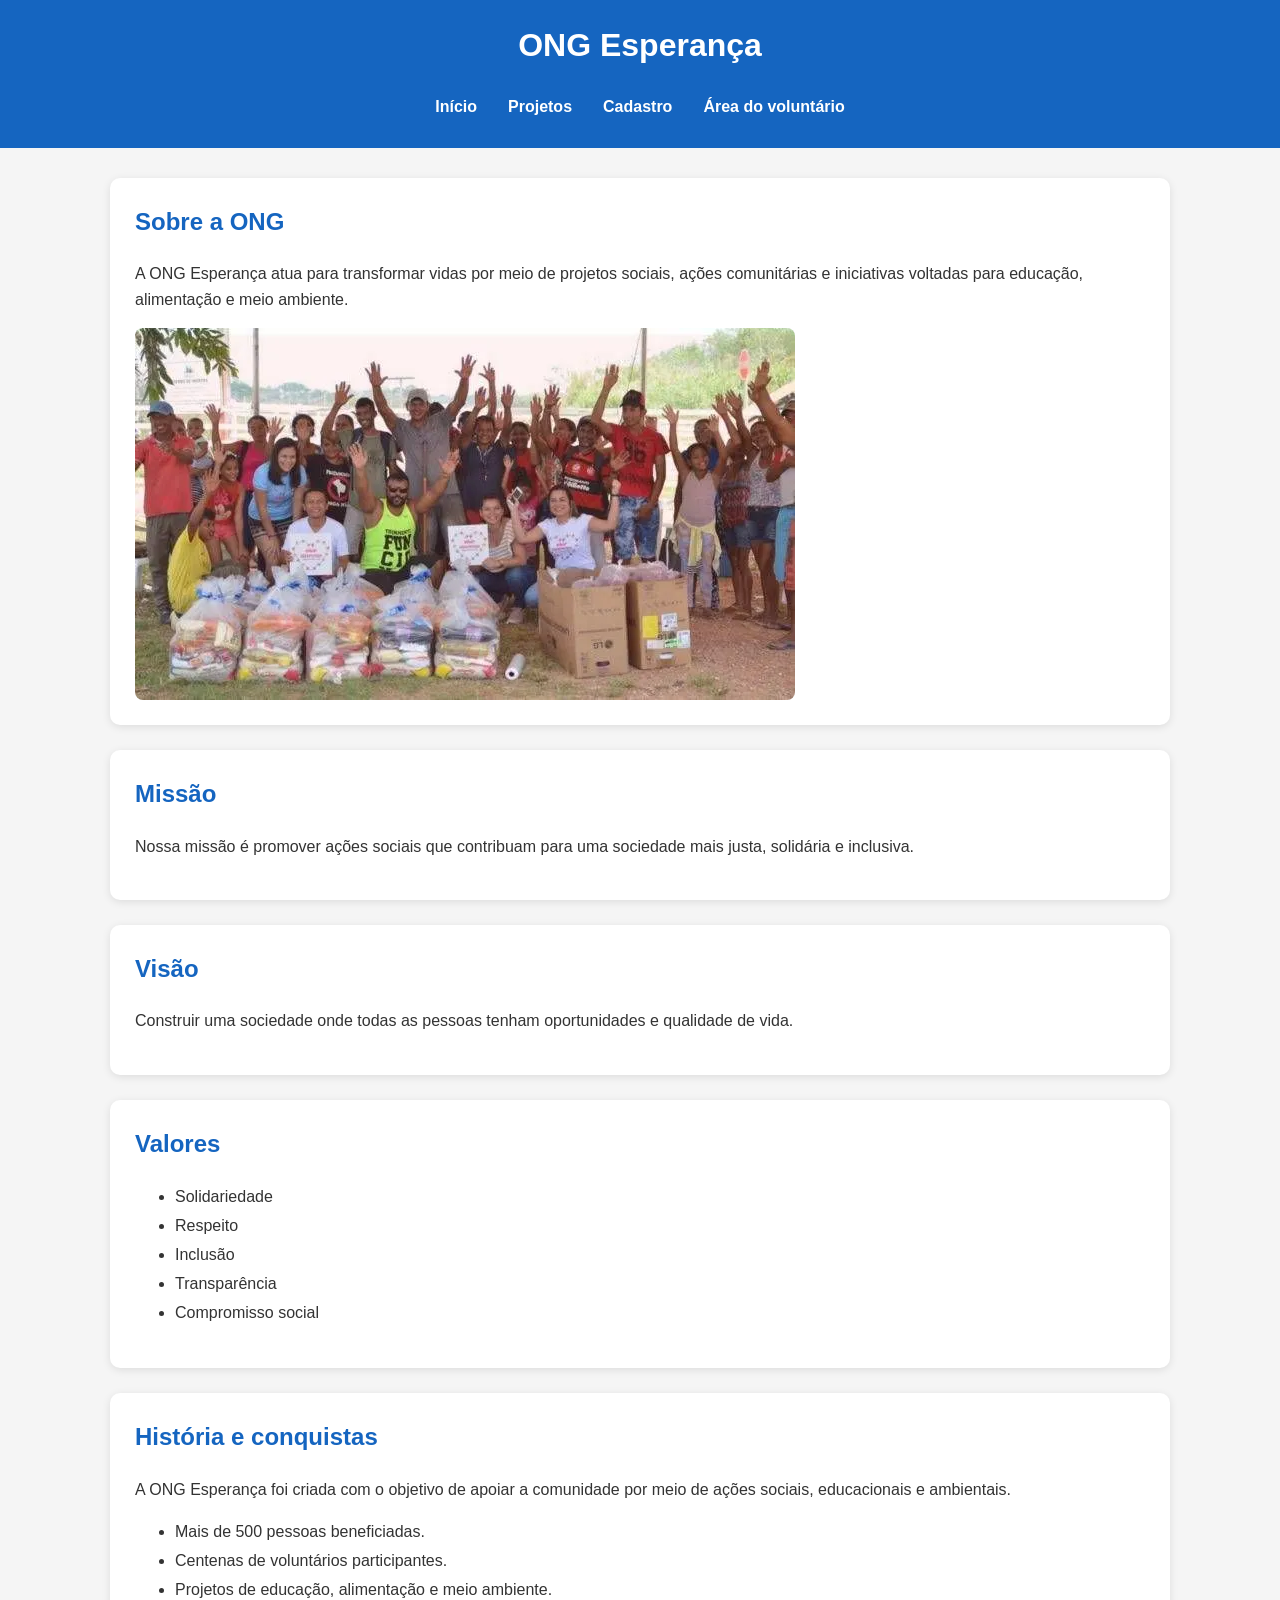
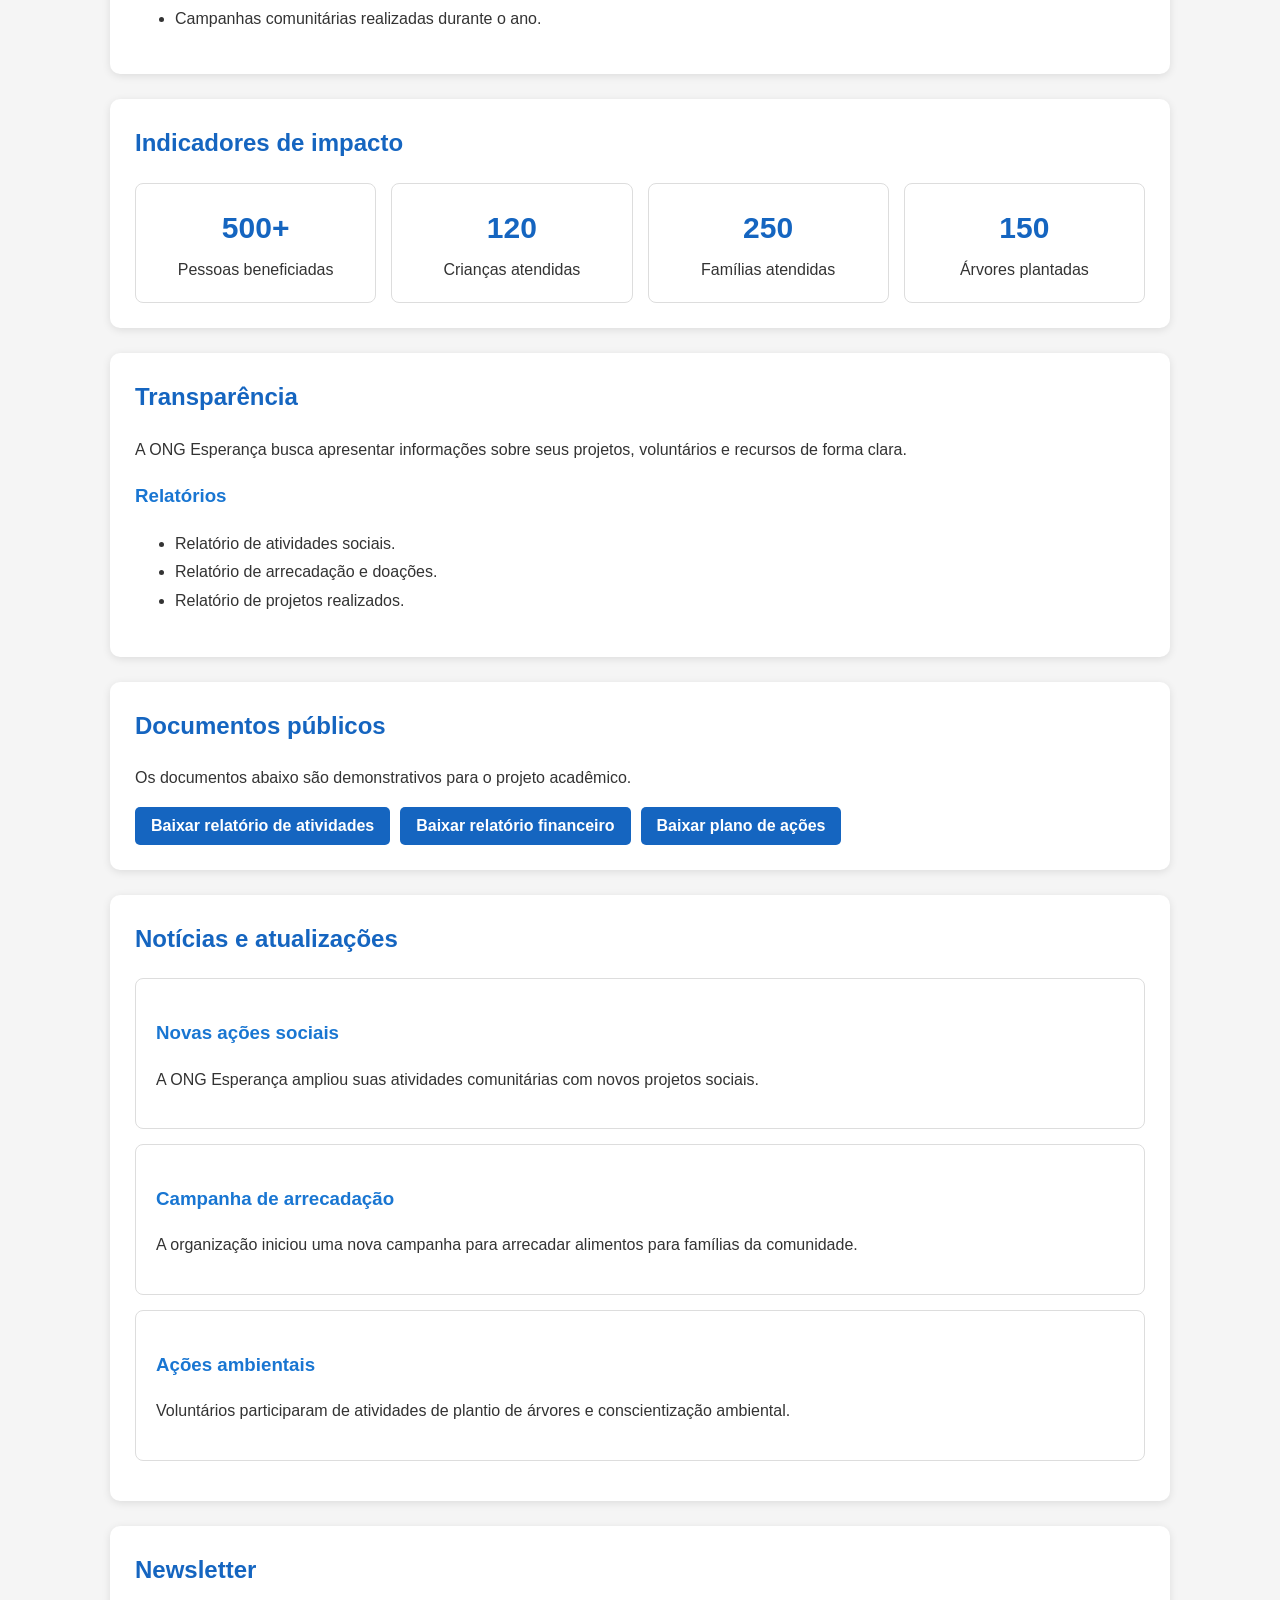
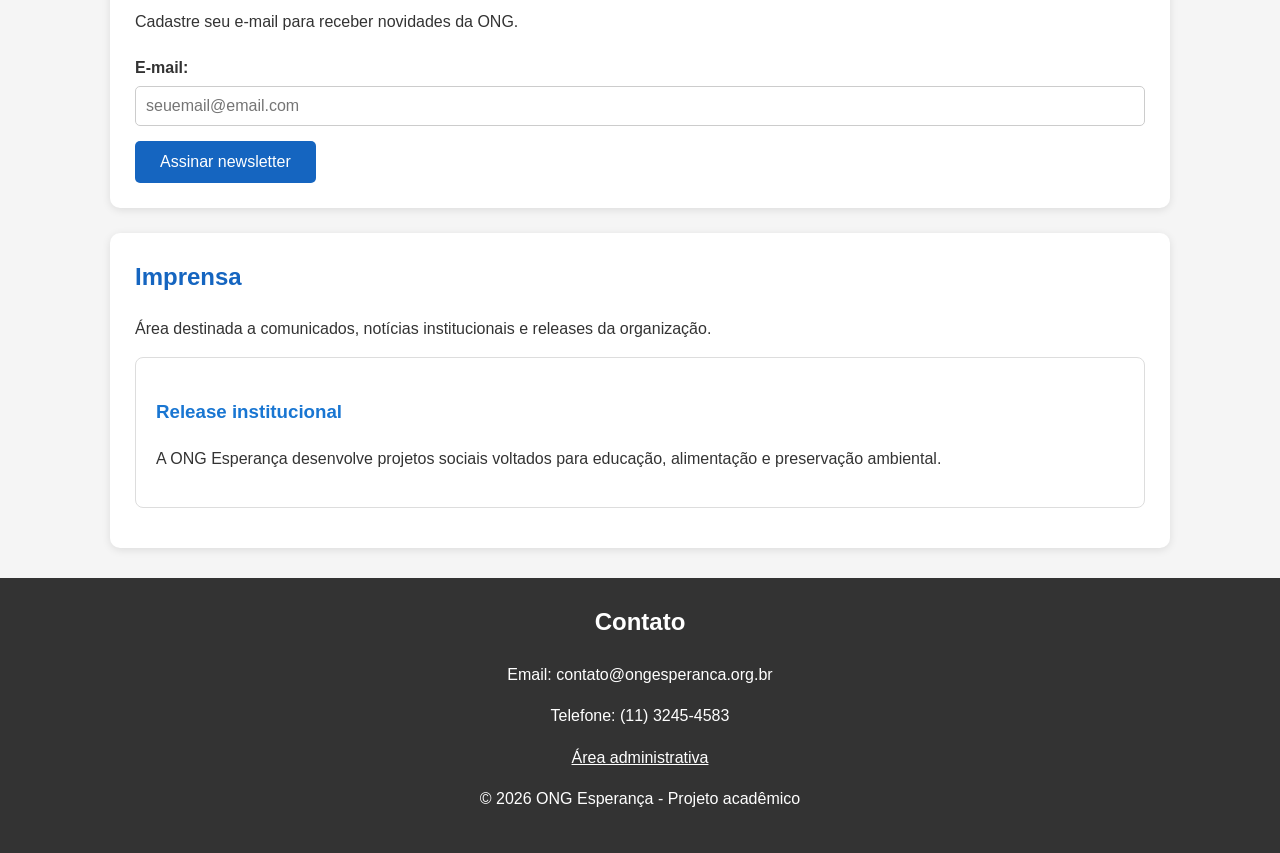
<file: index.html>
<!DOCTYPE html>
<html lang="pt-BR">
    <head>
        <meta charset="UTF-8">
        <meta name="viewport" content="width=device-width, initial-scale=1.0">

        <meta
            name="description"
            content="ONG Esperança - Projetos sociais, voluntariado, doações e ações comunitárias."
        >

        <meta
            name="keywords"
            content="ONG, projetos sociais, voluntariado, doações, comunidade"
        >

        <meta name="author" content="ONG Esperança">

        <title>ONG Esperança</title>

        <link rel="stylesheet" href="css/style.css">
    </head>

    <body>

        <a class="skip-link" href="#conteudo">
            Pular para o conteúdo
        </a>

        <header>
            <h1>ONG Esperança</h1>

            <nav aria-label="Navegação principal">
                <a href="index.html">Início</a>
                <a href="projetos.html">Projetos</a>
                <a href="cadastro.html">Cadastro</a>
                <a href="voluntario.html">Área do voluntário</a>
            </nav>
        </header>

        <main id="conteudo">

            <section>
                <h2>Sobre a ONG</h2>

                <p id="sobreTexto">
                    A ONG Esperança atua para transformar vidas por meio de
                    projetos sociais, ações comunitárias e iniciativas voltadas
                    para educação, alimentação e meio ambiente.
                </p>

                <picture>
                    <source srcset="imagens/ong.webp" type="image/webp">

                    <img
                        src="imagens/ong.jpg"
                        alt="Voluntários participando de uma ação social">
                    </picture>
            </section>

            <section>
                <h2>Missão</h2>

                <p id="missaoTexto">
                    Nossa missão é promover ações sociais que contribuam para
                    uma sociedade mais justa, solidária e inclusiva.
                </p>
            </section>

            <section>
                <h2>Visão</h2>

                <p id="visaoTexto">
                    Construir uma sociedade onde todas as pessoas tenham
                    oportunidades e qualidade de vida.
                </p>
            </section>

            <section>
                <h2>Valores</h2>

                <ul id="valoresLista">
                    <li>Solidariedade</li>
                    <li>Respeito</li>
                    <li>Inclusão</li>
                    <li>Transparência</li>
                    <li>Compromisso social</li>
                </ul>
            </section>

            <section>
                <h2>História e conquistas</h2>

                <p>
                    A ONG Esperança foi criada com o objetivo de apoiar
                    a comunidade por meio de ações sociais, educacionais
                    e ambientais.
                </p>

                <ul>
                    <li>Mais de 500 pessoas beneficiadas.</li>
                    <li>Centenas de voluntários participantes.</li>
                    <li>Projetos de educação, alimentação e meio ambiente.</li>
                    <li>Campanhas comunitárias realizadas durante o ano.</li>
                </ul>
            </section>

            <section>
                <h2>Indicadores de impacto</h2>

                <div class="indicadores">

                    <article class="indicador">
                        <strong>500+</strong>
                        <span>Pessoas beneficiadas</span>
                    </article>

                    <article class="indicador">
                        <strong>120</strong>
                        <span>Crianças atendidas</span>
                    </article>

                    <article class="indicador">
                        <strong>250</strong>
                        <span>Famílias atendidas</span>
                    </article>

                    <article class="indicador">
                        <strong>150</strong>
                        <span>Árvores plantadas</span>
                    </article>

                </div>
            </section>

            <section>
                <h2>Transparência</h2>

                <p>
                    A ONG Esperança busca apresentar informações sobre
                    seus projetos, voluntários e recursos de forma clara.
                </p>

                <h3>Relatórios</h3>

                <ul>
                    <li>Relatório de atividades sociais.</li>
                    <li>Relatório de arrecadação e doações.</li>
                    <li>Relatório de projetos realizados.</li>
                </ul>
            </section>

            <section>
                <h2>Documentos públicos</h2>

                <p>
                    Os documentos abaixo são demonstrativos para o
                    projeto acadêmico.
                </p>

                <div class="documentos">

                    <button
                        type="button"
                        class="botao documento-btn"
                        data-documento="Relatório de atividades"
                    >
                        Baixar relatório de atividades
                    </button>

                    <button
                        type="button"
                        class="botao documento-btn"
                        data-documento="Relatório financeiro"
                    >
                        Baixar relatório financeiro
                    </button>

                    <button
                        type="button"
                        class="botao documento-btn"
                        data-documento="Plano de ações"
                    >
                        Baixar plano de ações
                    </button>

                </div>
            </section>

            <section>
                <h2>Notícias e atualizações</h2>

                <article class="noticia">
                    <h3>Novas ações sociais</h3>

                    <p>
                        A ONG Esperança ampliou suas atividades comunitárias
                        com novos projetos sociais.
                    </p>
                </article>

                <article class="noticia">
                    <h3>Campanha de arrecadação</h3>

                    <p>
                        A organização iniciou uma nova campanha para arrecadar
                        alimentos para famílias da comunidade.
                    </p>
                </article>

                <article class="noticia">
                    <h3>Ações ambientais</h3>

                    <p>
                        Voluntários participaram de atividades de plantio de
                        árvores e conscientização ambiental.
                    </p>
                </article>

            </section>

            <section>
                <h2>Newsletter</h2>

                <p>
                    Cadastre seu e-mail para receber novidades da ONG.
                </p>

                <form id="newsletterForm">

                    <label for="newsletterEmail">
                        E-mail:
                    </label>

                    <input
                        type="email"
                        id="newsletterEmail"
                        name="newsletterEmail"
                        placeholder="seuemail@email.com"
                        required
                    >

                    <button type="submit">
                        Assinar newsletter
                    </button>

                </form>
            </section>

            <section>
                <h2>Imprensa</h2>

                <p>
                    Área destinada a comunicados, notícias institucionais
                    e releases da organização.
                </p>

                <article class="noticia">

                    <h3>Release institucional</h3>

                    <p>
                        A ONG Esperança desenvolve projetos sociais voltados
                        para educação, alimentação e preservação ambiental.
                    </p>

                </article>
            </section>

        </main>

        <footer>

            <h2>Contato</h2>

            <address>
                <p>Email: contato@ongesperanca.org.br</p>
                <p>Telefone: (11) 3245-4583</p>
            </address>

            <p>
                <a href="admin.html">
                    Área administrativa
                </a>
            </p>

            <p>
                © 2026 ONG Esperança - Projeto acadêmico
            </p>

        </footer>

        <script src="./script.js"></script>

    </body>
</html>
</file>
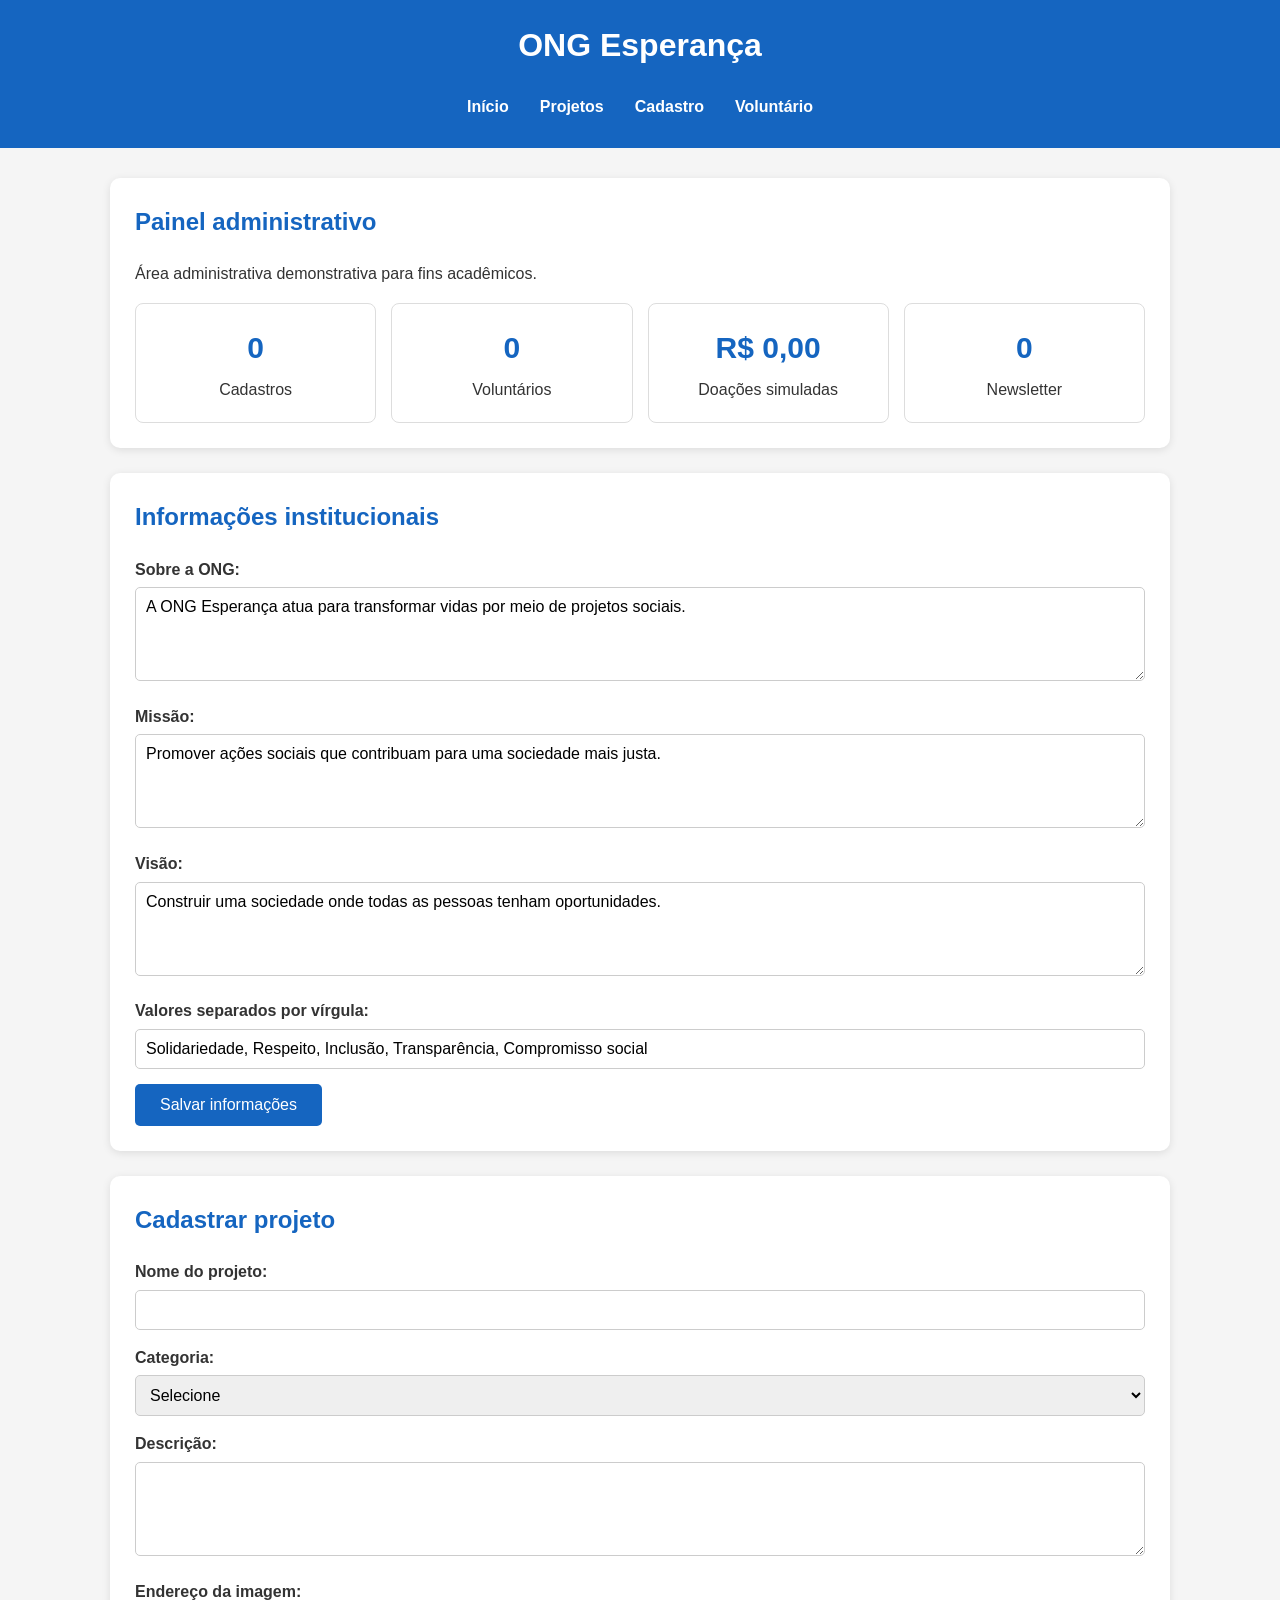
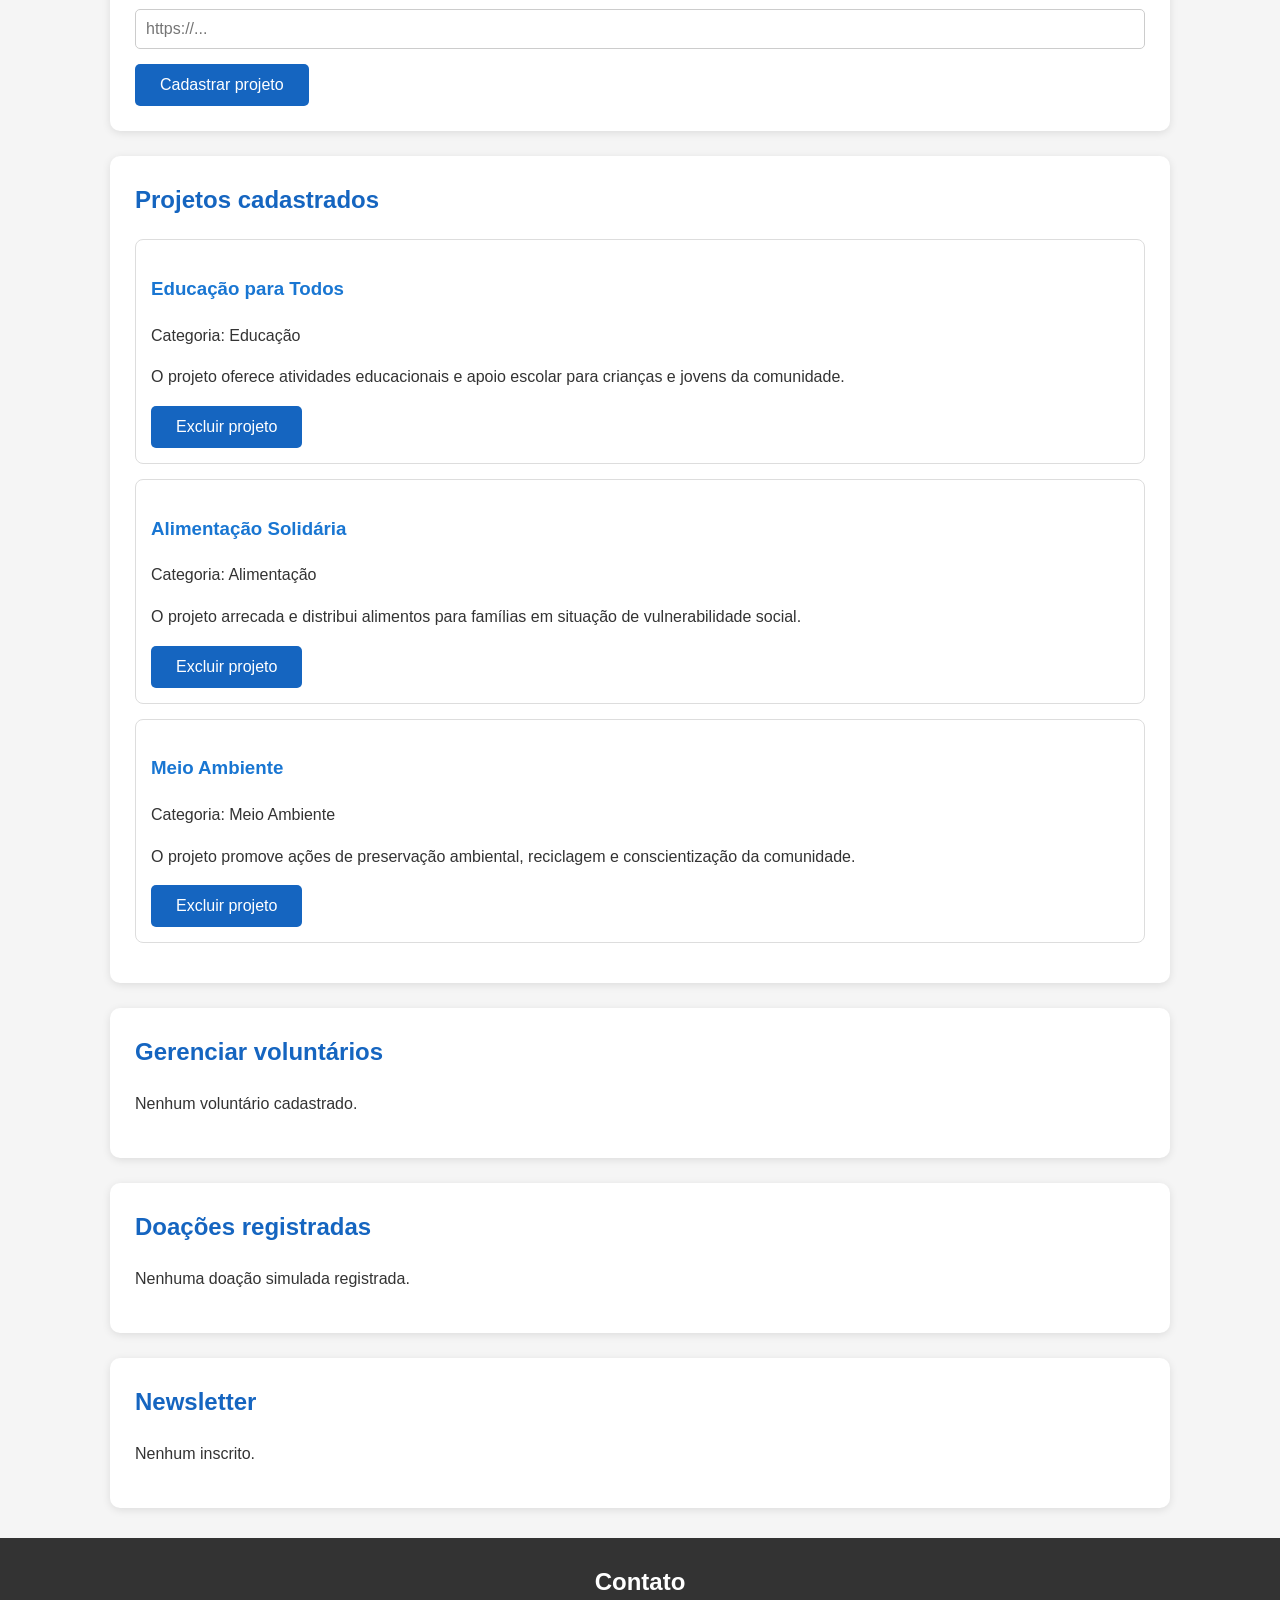
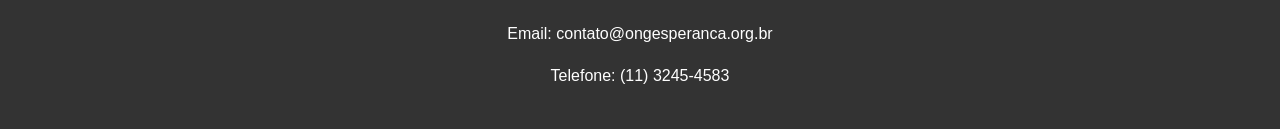
<file: admin.html>
<!DOCTYPE html>
<html lang="pt-BR">
    <head>
        <meta charset="UTF-8">
        <meta name="viewport" content="width=device-width, initial-scale=1.0">

        <meta
            name="description"
            content="Área administrativa da ONG Esperança."
        >

        <title>Administrador - ONG Esperança</title>

        <link rel="stylesheet" href="css/style.css">
    </head>

    <body>

        <a class="skip-link" href="#conteudo">
            Pular para o conteúdo
        </a>

        <header>

            <h1>ONG Esperança</h1>

            <nav aria-label="Navegação principal">
                <a href="index.html">Início</a>
                <a href="projetos.html">Projetos</a>
                <a href="cadastro.html">Cadastro</a>
                <a href="voluntario.html">Voluntário</a>
            </nav>

        </header>

        <main id="conteudo">

            <section>

                <h2>Painel administrativo</h2>

                <p>
                    Área administrativa demonstrativa para fins acadêmicos.
                </p>

                <div class="indicadores">

                    <article class="indicador">
                        <strong id="totalCadastros">
                            0
                        </strong>

                        <span>Cadastros</span>
                    </article>

                    <article class="indicador">
                        <strong id="totalVoluntarios">
                            0
                        </strong>

                        <span>Voluntários</span>
                    </article>

                    <article class="indicador">
                        <strong id="totalDoacoes">
                            R$ 0,00
                        </strong>

                        <span>Doações simuladas</span>
                    </article>

                    <article class="indicador">
                        <strong id="totalNewsletter">
                            0
                        </strong>

                        <span>Newsletter</span>
                    </article>

                </div>

            </section>

            <section>

                <h2>Informações institucionais</h2>

                <form id="institucionalForm">

                    <label for="campoSobre">
                        Sobre a ONG:
                    </label>

                    <textarea
                        id="campoSobre"
                        rows="4"
                        required
                    ></textarea>

                    <label for="campoMissao">
                        Missão:
                    </label>

                    <textarea
                        id="campoMissao"
                        rows="4"
                        required
                    ></textarea>

                    <label for="campoVisao">
                        Visão:
                    </label>

                    <textarea
                        id="campoVisao"
                        rows="4"
                        required
                    ></textarea>

                    <label for="campoValores">
                        Valores separados por vírgula:
                    </label>

                    <input
                        type="text"
                        id="campoValores"
                        required
                    >

                    <button type="submit">
                        Salvar informações
                    </button>

                </form>

            </section>

            <section>

                <h2>Cadastrar projeto</h2>

                <form id="projetoForm">

                    <label for="projetoNome">
                        Nome do projeto:
                    </label>

                    <input
                        type="text"
                        id="projetoNome"
                        required
                    >

                    <label for="projetoCategoria">
                        Categoria:
                    </label>

                    <select id="projetoCategoria" required>
                        <option value="">
                            Selecione
                        </option>

                        <option value="educacao">
                            Educação
                        </option>

                        <option value="alimentacao">
                            Alimentação
                        </option>

                        <option value="meio-ambiente">
                            Meio Ambiente
                        </option>
                    </select>

                    <label for="projetoDescricao">
                        Descrição:
                    </label>

                    <textarea
                        id="projetoDescricao"
                        rows="4"
                        required
                    ></textarea>

                    <label for="projetoImagem">
                        Endereço da imagem:
                    </label>

                    <input
                        type="url"
                        id="projetoImagem"
                        placeholder="https://..."
                        required
                    >

                    <button type="submit">
                        Cadastrar projeto
                    </button>

                </form>

            </section>

            <section>

                <h2>Projetos cadastrados</h2>

                <div id="adminProjetos"></div>

            </section>

            <section>

                <h2>Gerenciar voluntários</h2>

                <div id="adminVoluntarios"></div>

            </section>

            <section>

                <h2>Doações registradas</h2>

                <div id="adminDoacoes"></div>

            </section>

            <section>

                <h2>Newsletter</h2>

                <div id="adminNewsletter"></div>

            </section>

        </main>

        <footer>

            <h2>Contato</h2>

            <address>
                <p>Email: contato@ongesperanca.org.br</p>
                <p>Telefone: (11) 3245-4583</p>
            </address>

        </footer>

        <script src="./script.js"></script>

    </body>
</html>
</file>
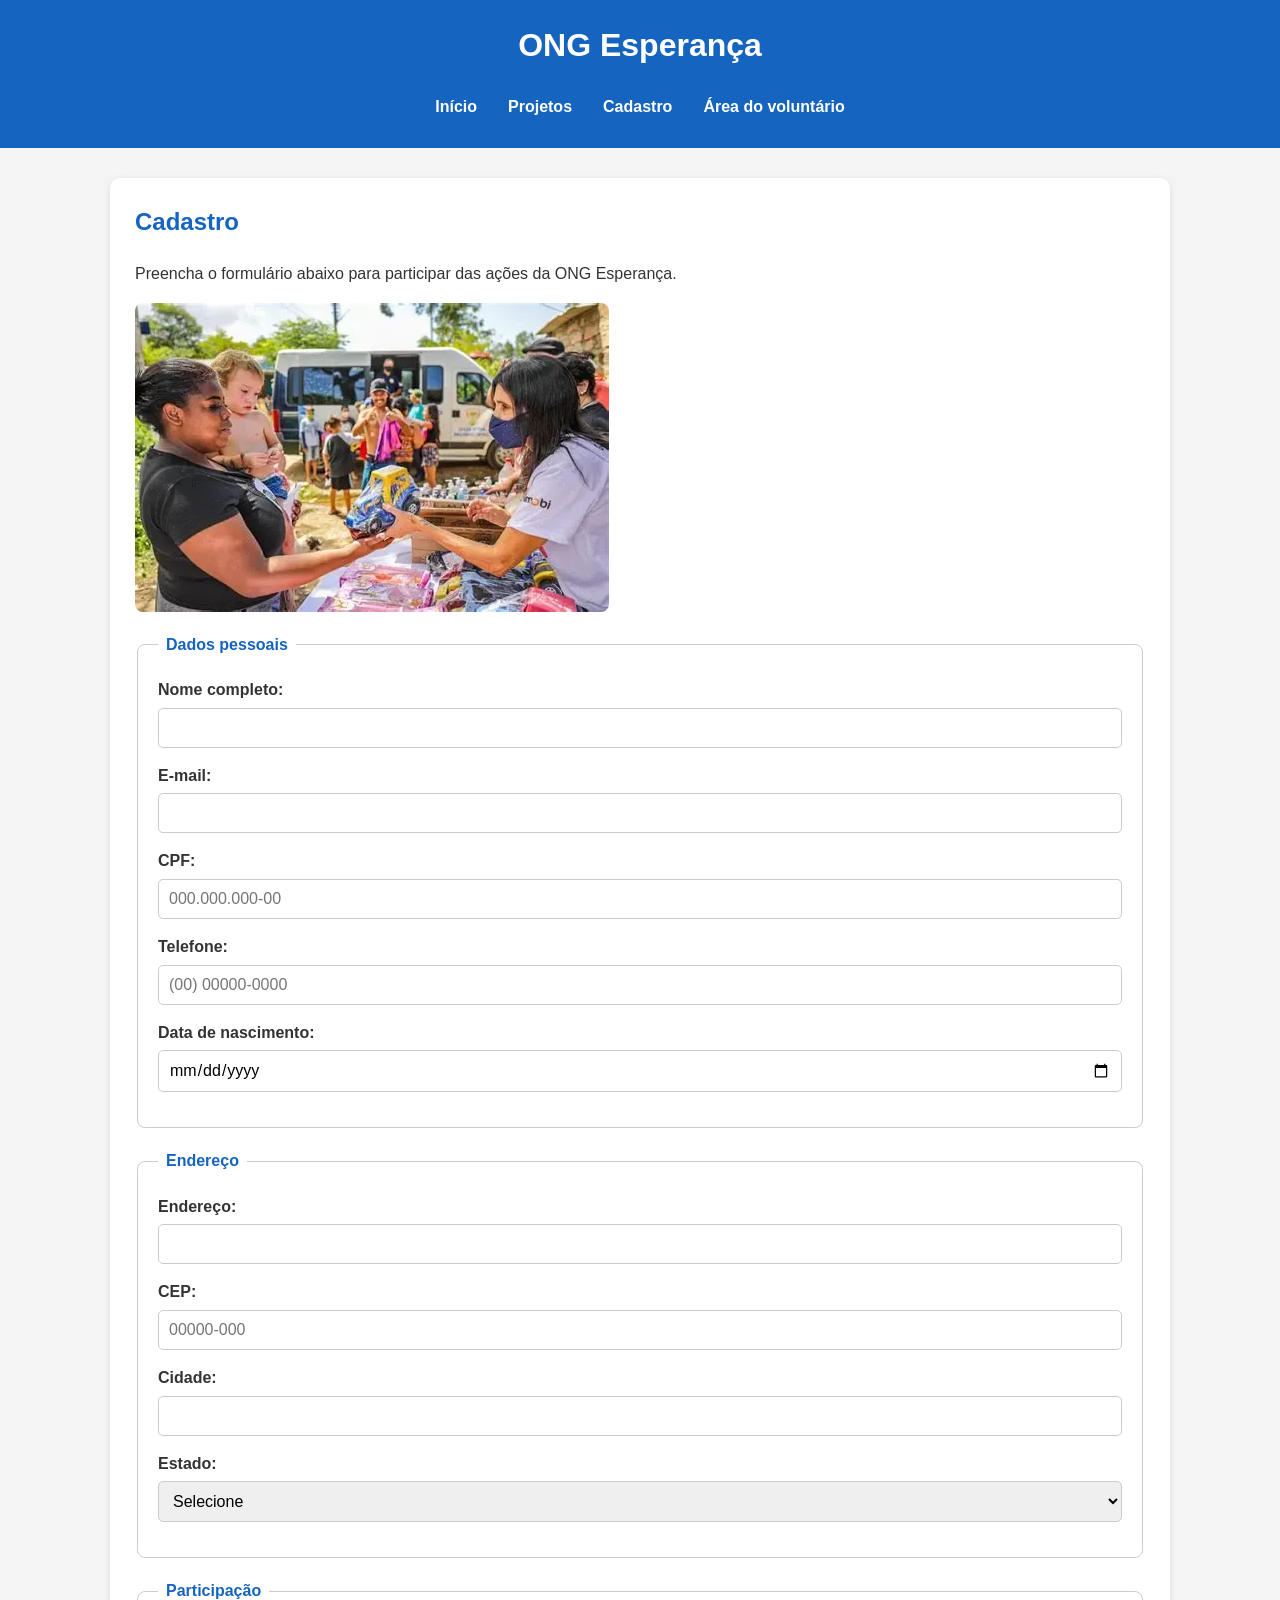
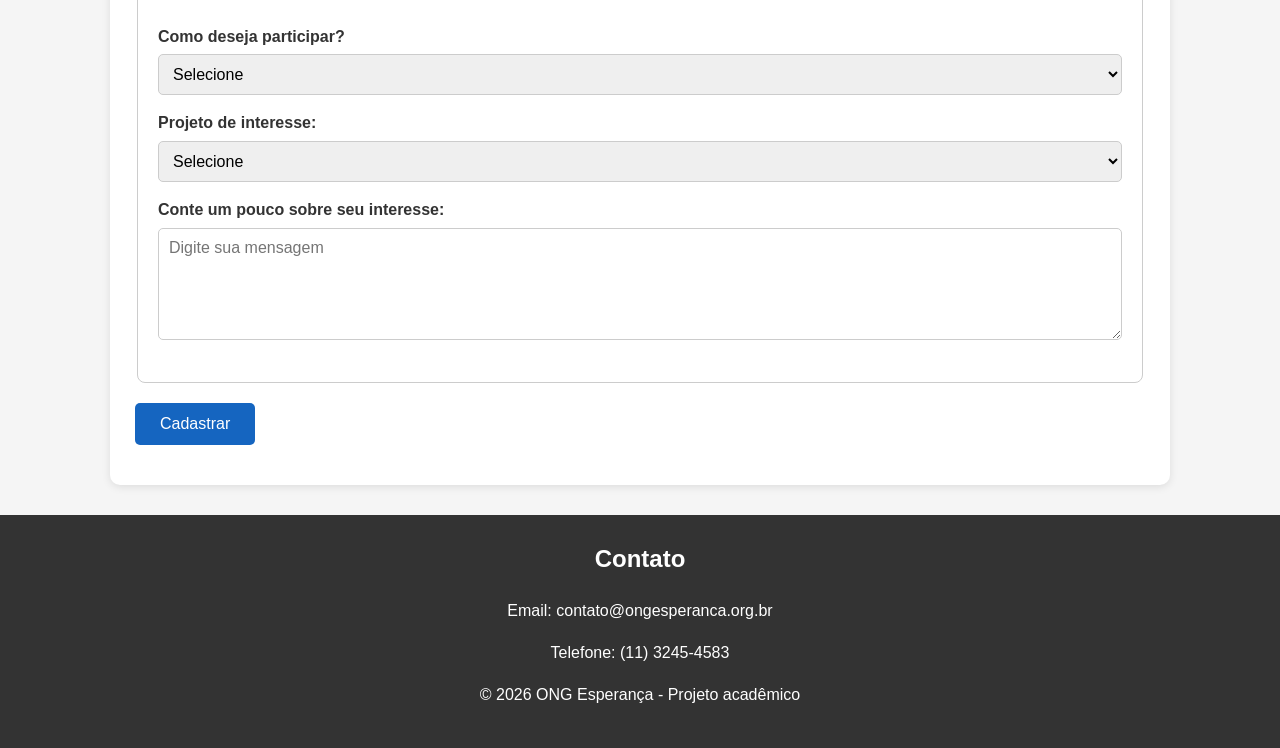
<file: cadastro.html>
<!DOCTYPE html>
<html lang="pt-BR">
    <head>
        <meta charset="UTF-8">
        <meta name="viewport" content="width=device-width, initial-scale=1.0">

        <meta
            name="description"
            content="Faça seu cadastro para participar das ações e projetos da ONG Esperança."
        >

        <meta
            name="keywords"
            content="ONG, cadastro, voluntariado, doações"
        >

        <meta name="author" content="ONG Esperança">

        <title>Cadastro - ONG Esperança</title>

        <link rel="stylesheet" href="css/style.css">
    </head>

    <body>

        <a class="skip-link" href="#conteudo">
            Pular para o conteúdo
        </a>

        <header>

            <h1>ONG Esperança</h1>

            <nav aria-label="Navegação principal">
                <a href="index.html">Início</a>
                <a href="projetos.html">Projetos</a>
                <a href="cadastro.html">Cadastro</a>
                <a href="voluntario.html">Área do voluntário</a>
            </nav>

        </header>

        <main id="conteudo">

            <section>

                <h2>Cadastro</h2>

                <p>
                    Preencha o formulário abaixo para participar
                    das ações da ONG Esperança.
                </p>

                <picture>
                    <source srcset="imagens/cadastro.webp" type="image/webp">

                    <img
                        src="imagens/cadastro.jpg"
                        alt="Voluntários participando de uma ação social">
                </picture>

                <form id="formulario">

                    <fieldset>

                        <legend>Dados pessoais</legend>

                        <label for="nome">
                            Nome completo:
                        </label>

                        <input
                            type="text"
                            id="nome"
                            name="nome"
                            autocomplete="name"
                            required
                        >

                        <label for="email">
                            E-mail:
                        </label>

                        <input
                            type="email"
                            id="email"
                            name="email"
                            autocomplete="email"
                            required
                        >

                        <label for="cpf">
                            CPF:
                        </label>

                        <input
                            type="text"
                            id="cpf"
                            name="cpf"
                            placeholder="000.000.000-00"
                            maxlength="14"
                            inputmode="numeric"
                            pattern="[0-9]{3}\.[0-9]{3}\.[0-9]{3}-[0-9]{2}"
                            required
                        >

                        <label for="telefone">
                            Telefone:
                        </label>

                        <input
                            type="tel"
                            id="telefone"
                            name="telefone"
                            placeholder="(00) 00000-0000"
                            maxlength="15"
                            inputmode="numeric"
                            pattern="\([0-9]{2}\) [0-9]{4,5}-[0-9]{4}"
                            required
                        >

                        <label for="nascimento">
                            Data de nascimento:
                        </label>

                        <input
                            type="date"
                            id="nascimento"
                            name="nascimento"
                            autocomplete="bday"
                            required
                        >

                    </fieldset>

                    <fieldset>

                        <legend>Endereço</legend>

                        <label for="endereco">
                            Endereço:
                        </label>

                        <input
                            type="text"
                            id="endereco"
                            name="endereco"
                            autocomplete="street-address"
                            required
                        >

                        <label for="cep">
                            CEP:
                        </label>

                        <input
                            type="text"
                            id="cep"
                            name="cep"
                            placeholder="00000-000"
                            maxlength="9"
                            inputmode="numeric"
                            pattern="[0-9]{5}-[0-9]{3}"
                            required
                        >

                        <label for="cidade">
                            Cidade:
                        </label>

                        <input
                            type="text"
                            id="cidade"
                            name="cidade"
                            autocomplete="address-level2"
                            required
                        >

                        <label for="estado">
                            Estado:
                        </label>

                        <select
                            id="estado"
                            name="estado"
                            autocomplete="address-level1"
                            required
                        >
                            <option value="">Selecione</option>
                            <option value="AC">Acre</option>
                            <option value="AL">Alagoas</option>
                            <option value="AP">Amapá</option>
                            <option value="AM">Amazonas</option>
                            <option value="BA">Bahia</option>
                            <option value="CE">Ceará</option>
                            <option value="DF">Distrito Federal</option>
                            <option value="ES">Espírito Santo</option>
                            <option value="GO">Goiás</option>
                            <option value="MA">Maranhão</option>
                            <option value="MT">Mato Grosso</option>
                            <option value="MS">Mato Grosso do Sul</option>
                            <option value="MG">Minas Gerais</option>
                            <option value="PA">Pará</option>
                            <option value="PB">Paraíba</option>
                            <option value="PR">Paraná</option>
                            <option value="PE">Pernambuco</option>
                            <option value="PI">Piauí</option>
                            <option value="RJ">Rio de Janeiro</option>
                            <option value="RN">Rio Grande do Norte</option>
                            <option value="RS">Rio Grande do Sul</option>
                            <option value="RO">Rondônia</option>
                            <option value="RR">Roraima</option>
                            <option value="SC">Santa Catarina</option>
                            <option value="SP">São Paulo</option>
                            <option value="SE">Sergipe</option>
                            <option value="TO">Tocantins</option>
                        </select>

                    </fieldset>

                    <fieldset>

                        <legend>Participação</legend>

                        <label for="interesse">
                            Como deseja participar?
                        </label>

                        <select
                            id="interesse"
                            name="interesse"
                            required
                        >
                            <option value="">Selecione</option>
                            <option value="voluntario">
                                Voluntário
                            </option>
                            <option value="doador">
                                Doador
                            </option>
                            <option value="apoiador">
                                Apoiador
                            </option>
                        </select>

                        <label for="projetoInteresse">
                            Projeto de interesse:
                        </label>

                        <select
                            id="projetoInteresse"
                            name="projetoInteresse"
                            required
                        >
                            <option value="">
                                Selecione
                            </option>

                            <option value="Educação para Todos">
                                Educação para Todos
                            </option>

                            <option value="Alimentação Solidária">
                                Alimentação Solidária
                            </option>

                            <option value="Meio Ambiente">
                                Meio Ambiente
                            </option>
                        </select>

                        <label for="mensagem">
                            Conte um pouco sobre seu interesse:
                        </label>

                        <textarea
                            id="mensagem"
                            name="mensagem"
                            rows="5"
                            placeholder="Digite sua mensagem"
                        ></textarea>

                    </fieldset>

                    <button type="submit">
                        Cadastrar
                    </button>

                </form>

                <div
                    id="mensagemCadastro"
                    class="mensagem"
                    aria-live="polite"
                ></div>

            </section>

        </main>

        <footer>

            <h2>Contato</h2>

            <address>
                <p>Email: contato@ongesperanca.org.br</p>
                <p>Telefone: (11) 3245-4583</p>
            </address>

            <p>
                © 2026 ONG Esperança - Projeto acadêmico
            </p>

        </footer>

        <script src="./script.js"></script>

    </body>
</html>
</file>
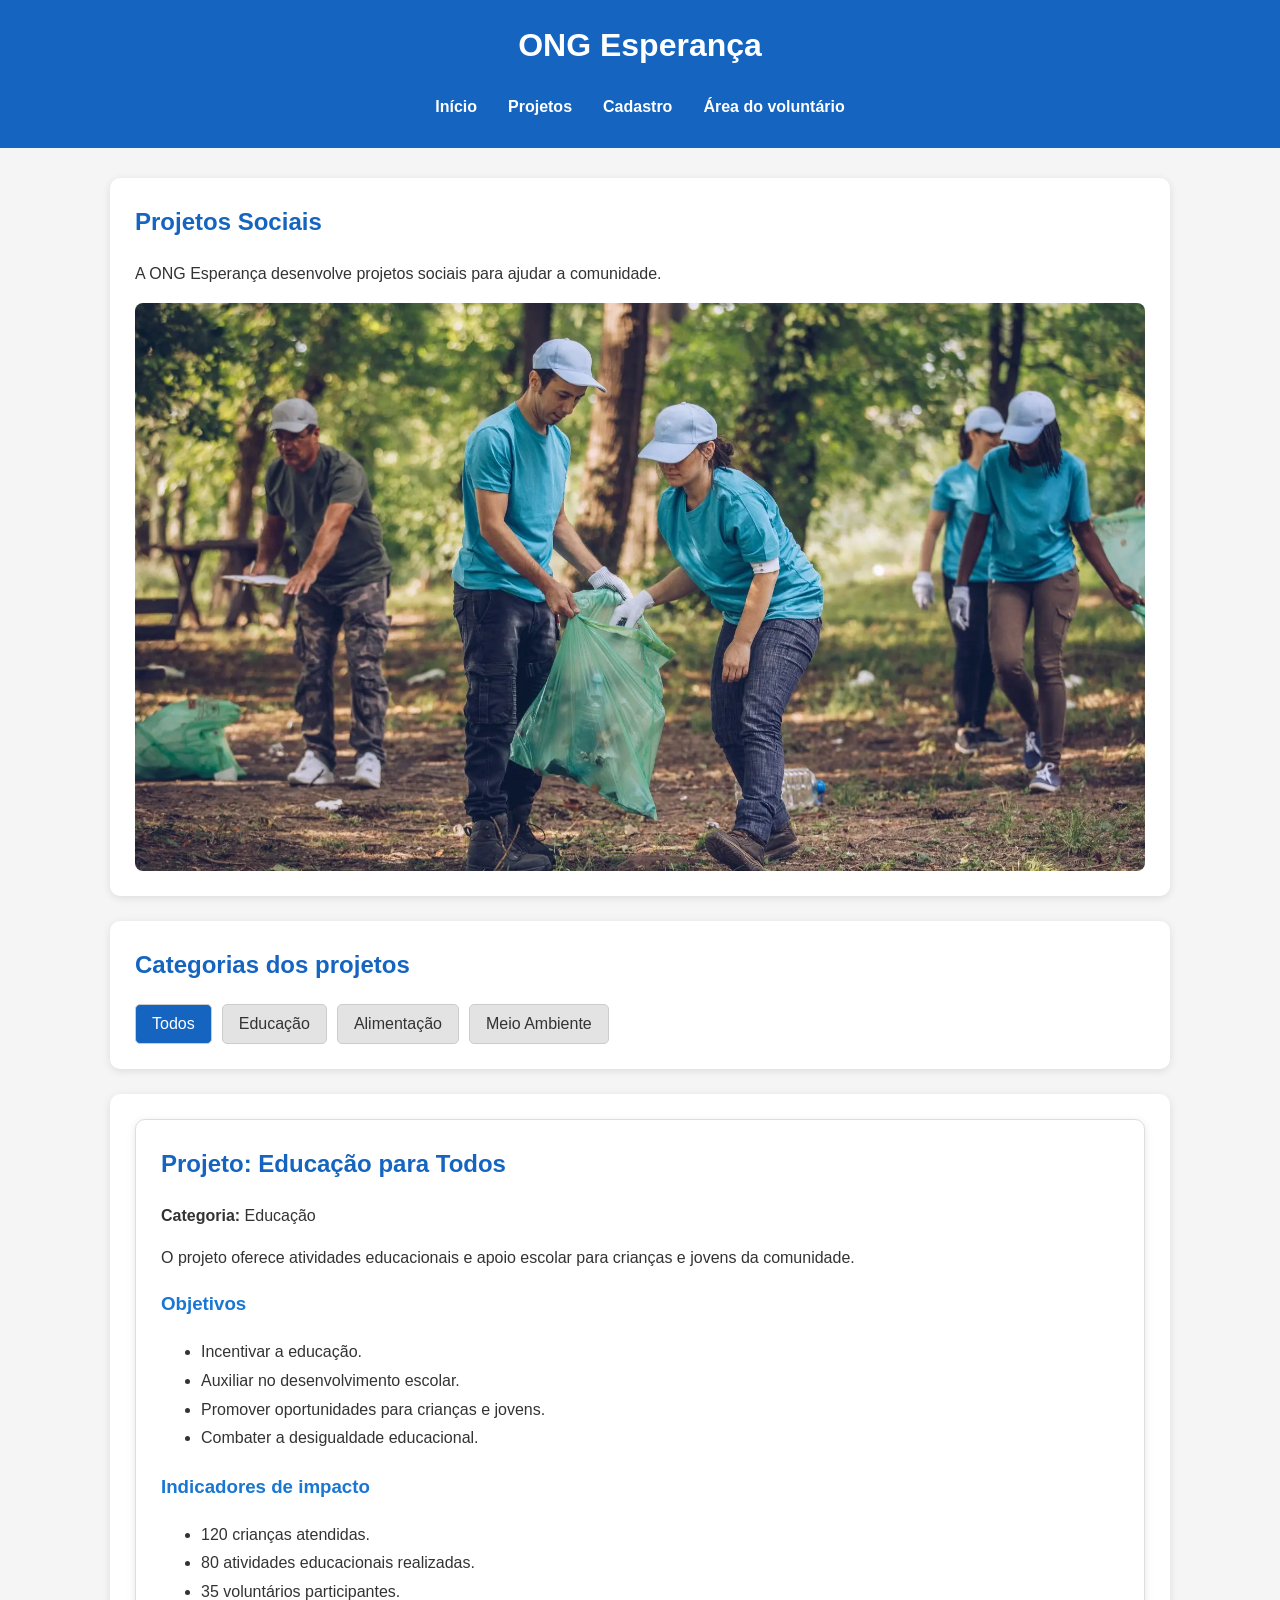
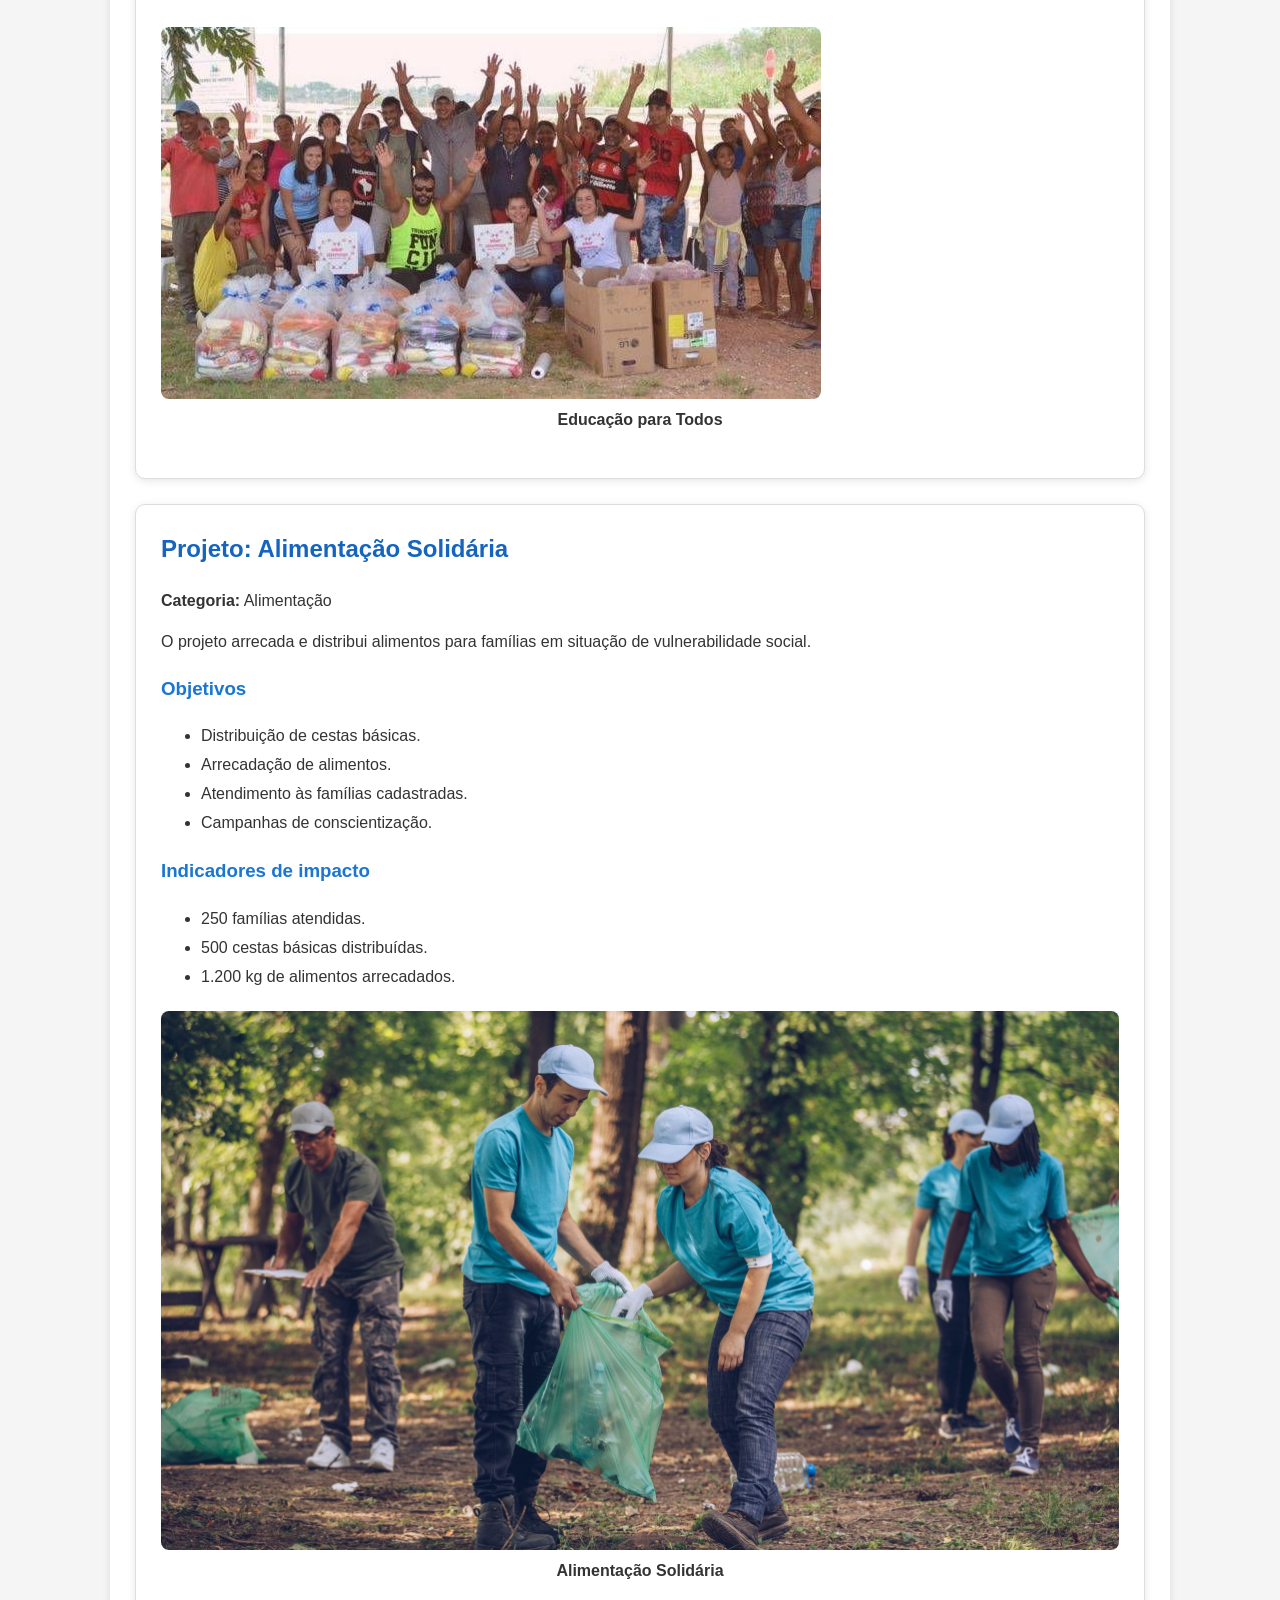
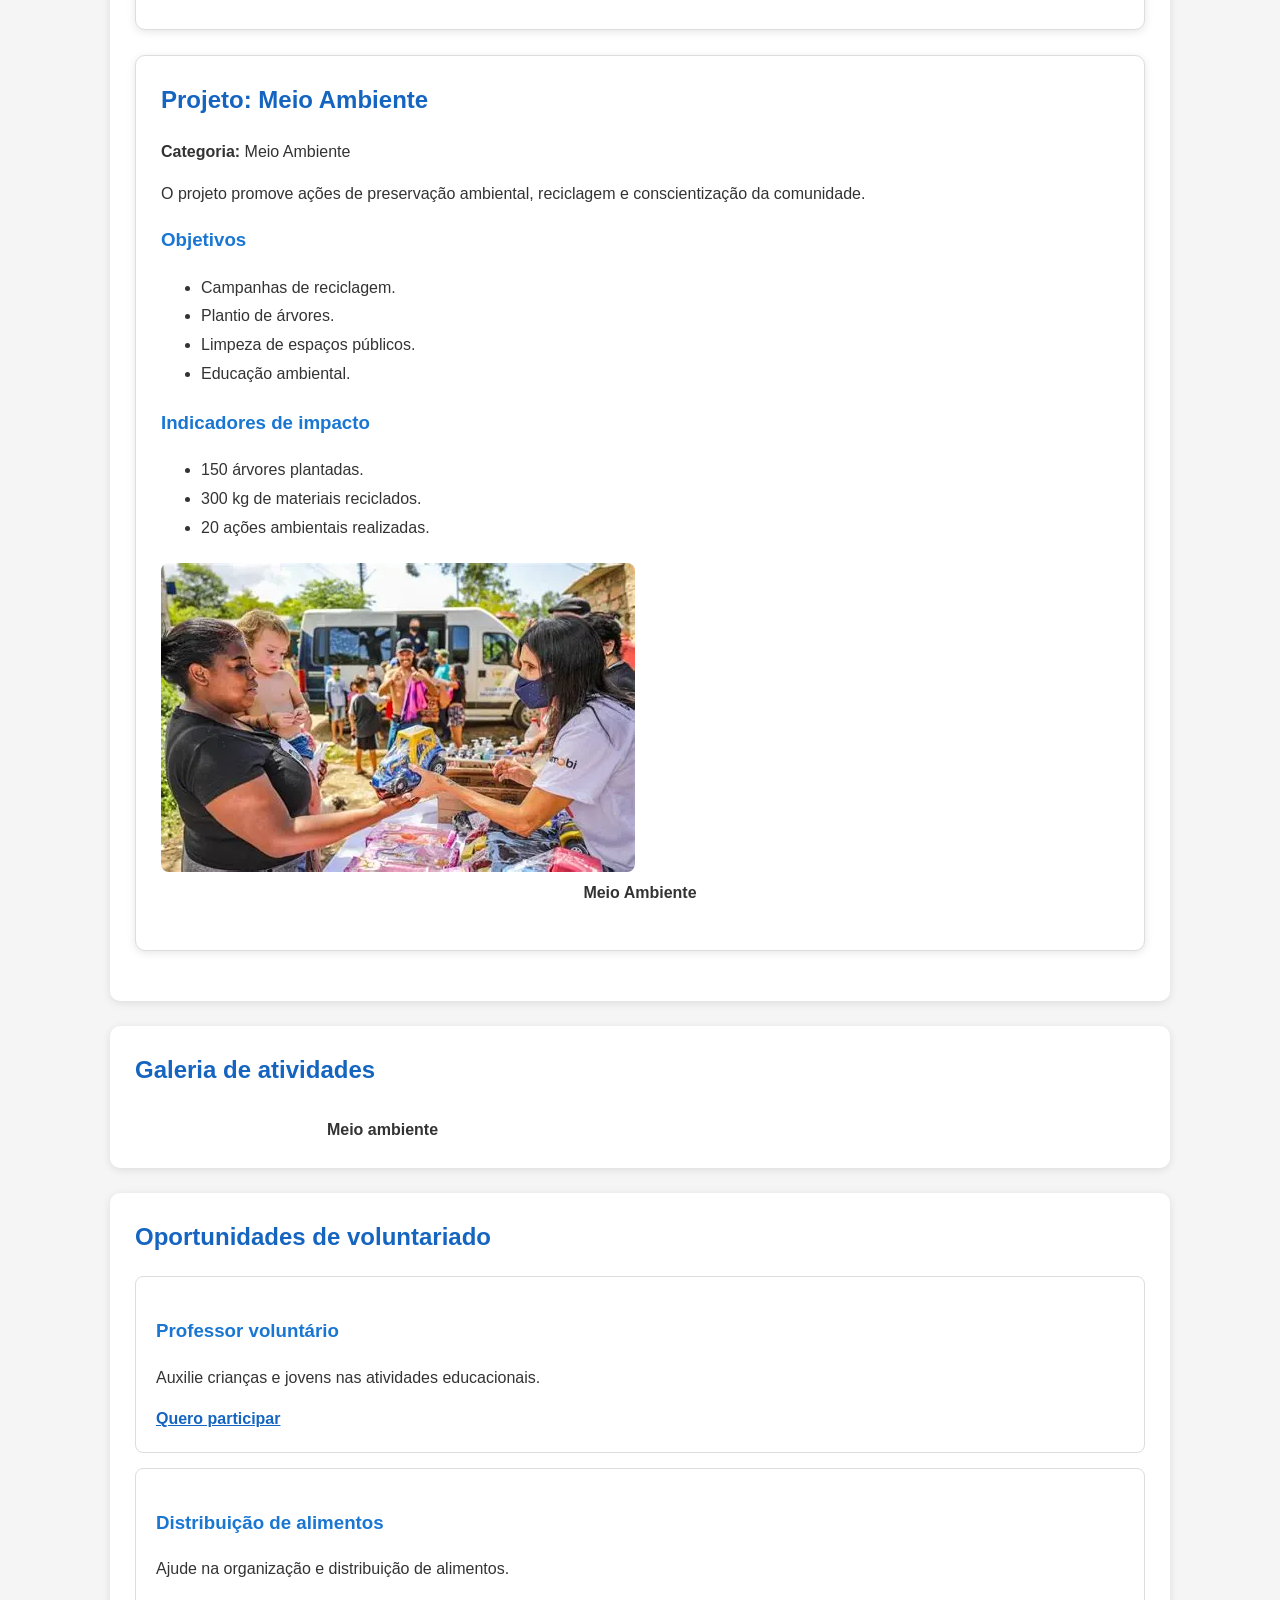
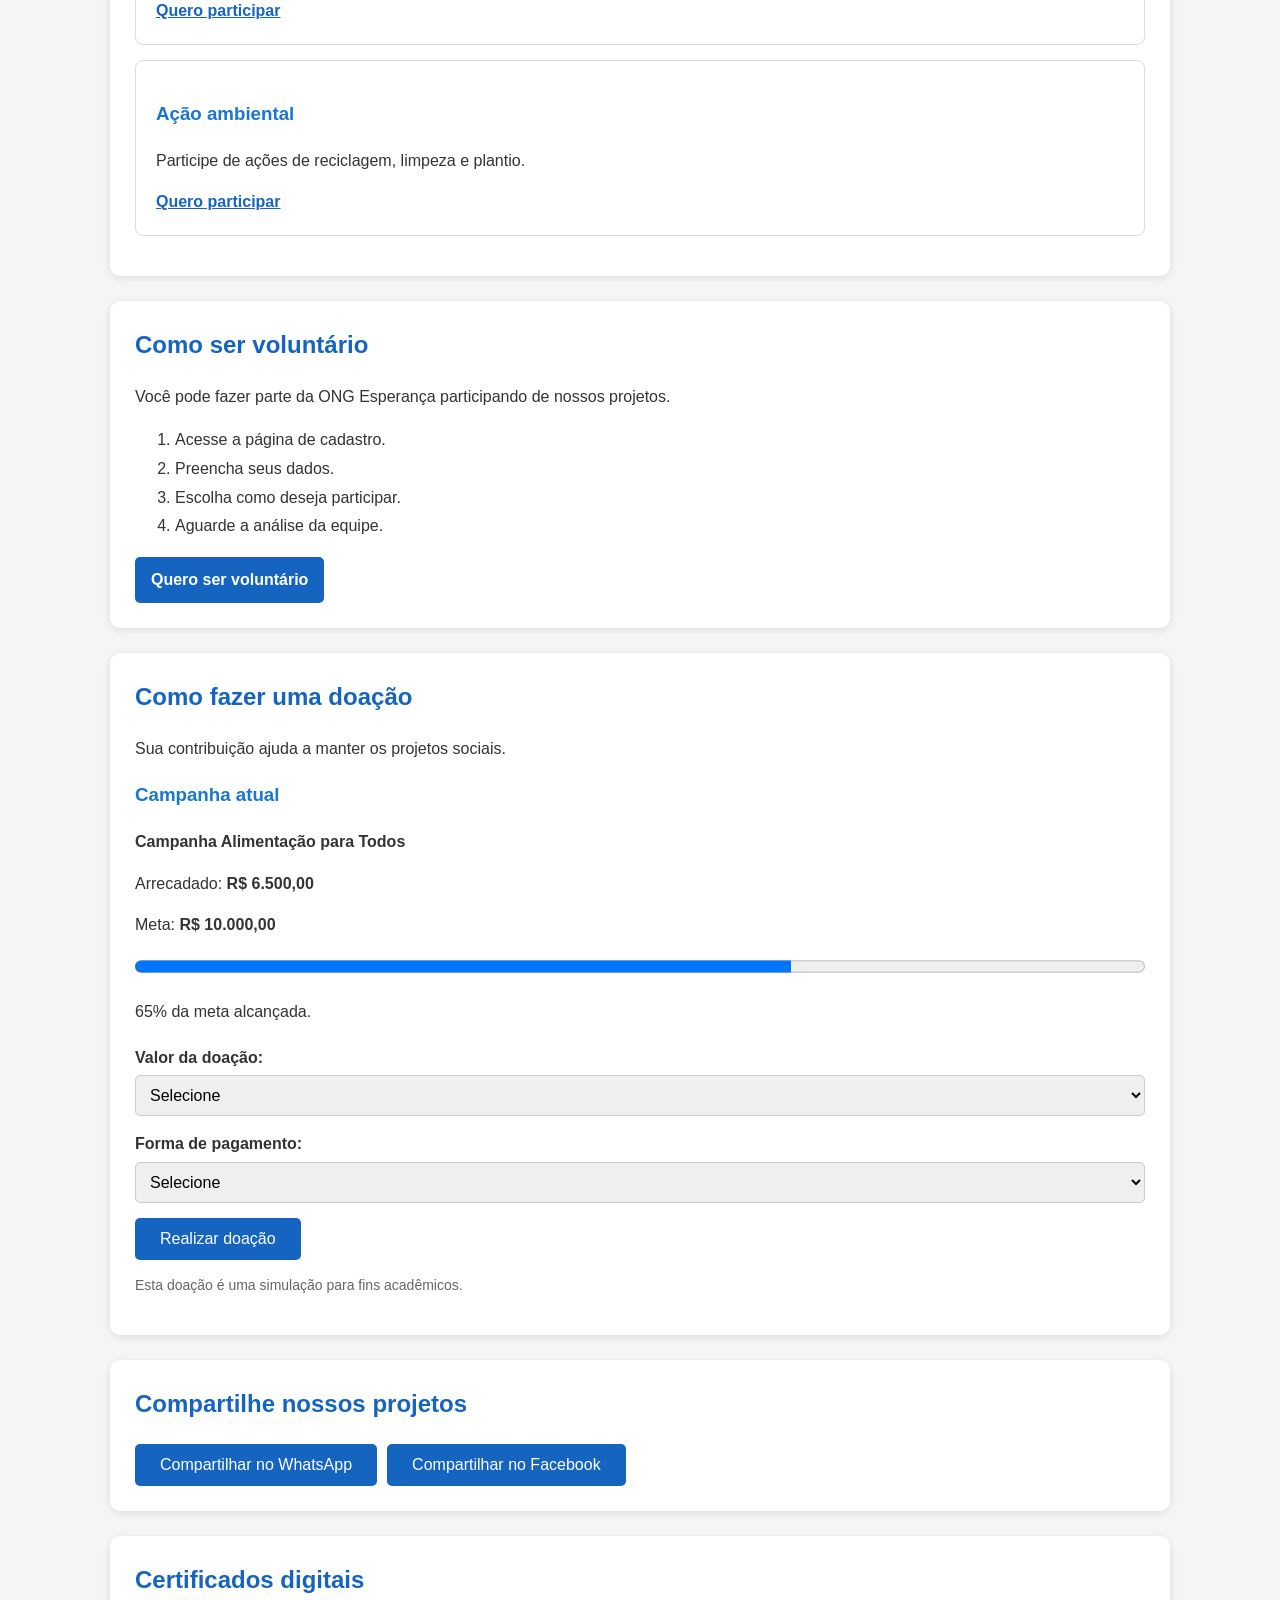
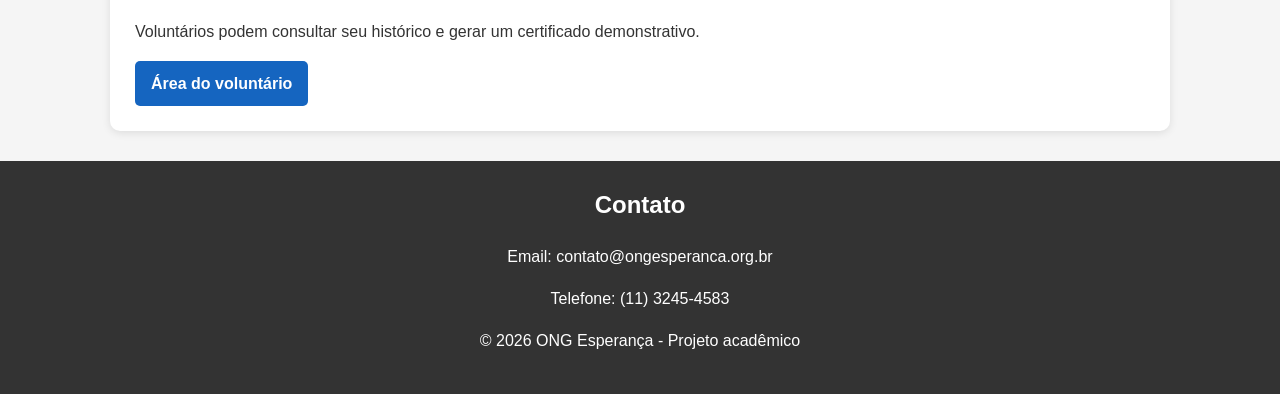
<file: projetos.html>
<!DOCTYPE html>
<html lang="pt-BR">
    <head>
        <meta charset="UTF-8">
        <meta name="viewport" content="width=device-width, initial-scale=1.0">

        <meta
            name="description"
            content="Conheça os projetos sociais da ONG Esperança, oportunidades de voluntariado e campanhas de doação."
        >

        <meta
            name="keywords"
            content="ONG, educação, alimentação, meio ambiente, voluntariado, doações"
        >

        <meta name="author" content="ONG Esperança">

        <title>Projetos - ONG Esperança</title>

        <link rel="stylesheet" href="css/style.css">
    </head>

    <body>

        <a class="skip-link" href="#conteudo">
            Pular para o conteúdo
        </a>

        <header>

            <h1>ONG Esperança</h1>

            <nav aria-label="Navegação principal">
                <a href="index.html">Início</a>
                <a href="projetos.html">Projetos</a>
                <a href="cadastro.html">Cadastro</a>
                <a href="voluntario.html">Área do voluntário</a>
            </nav>

        </header>

        <main id="conteudo">

            <section>

                <h2>Projetos Sociais</h2>

                <p>
                    A ONG Esperança desenvolve projetos sociais para
                    ajudar a comunidade.
                </p>

                <picture>
                    <source srcset="imagens/projetos.webp" type="image/webp">

                    <img
                        src="imagens/projetos.jpg"
                        alt="Voluntários realizando trabalho voluntário">
                </picture>

            </section>

            <section>

                <h2>Categorias dos projetos</h2>

                <div
                    class="filtros"
                    role="group"
                    aria-label="Filtrar projetos"
                >

                    <button
                        type="button"
                        class="filtro ativo"
                        data-filtro="todos"
                    >
                        Todos
                    </button>

                    <button
                        type="button"
                        class="filtro"
                        data-filtro="educacao"
                    >
                        Educação
                    </button>

                    <button
                        type="button"
                        class="filtro"
                        data-filtro="alimentacao"
                    >
                        Alimentação
                    </button>

                    <button
                        type="button"
                        class="filtro"
                        data-filtro="meio-ambiente"
                    >
                        Meio Ambiente
                    </button>

                </div>

            </section>

            <section id="listaProjetos">

            </section>

            <section>

                <h2>Galeria de atividades</h2>

                <div class="galeria">
                

                        <figcaption>
                            Meio ambiente
                        </figcaption>
                    </figure>

                </div>

            </section>

            <section>

                <h2>Oportunidades de voluntariado</h2>

                <article class="oportunidade">

                    <h3>Professor voluntário</h3>

                    <p>
                        Auxilie crianças e jovens nas atividades educacionais.
                    </p>

                    <a href="cadastro.html">
                        Quero participar
                    </a>

                </article>

                <article class="oportunidade">

                    <h3>Distribuição de alimentos</h3>

                    <p>
                        Ajude na organização e distribuição de alimentos.
                    </p>

                    <a href="cadastro.html">
                        Quero participar
                    </a>

                </article>

                <article class="oportunidade">

                    <h3>Ação ambiental</h3>

                    <p>
                        Participe de ações de reciclagem, limpeza e plantio.
                    </p>

                    <a href="cadastro.html">
                        Quero participar
                    </a>

                </article>

            </section>

            <section>

                <h2>Como ser voluntário</h2>

                <p>
                    Você pode fazer parte da ONG Esperança participando
                    de nossos projetos.
                </p>

                <ol>
                    <li>Acesse a página de cadastro.</li>
                    <li>Preencha seus dados.</li>
                    <li>Escolha como deseja participar.</li>
                    <li>Aguarde a análise da equipe.</li>
                </ol>

                <a href="cadastro.html" class="botao">
                    Quero ser voluntário
                </a>

            </section>

            <section>

                <h2>Como fazer uma doação</h2>

                <p>
                    Sua contribuição ajuda a manter os projetos sociais.
                </p>

                <h3>Campanha atual</h3>

                <p>
                    <strong>
                        Campanha Alimentação para Todos
                    </strong>
                </p>

                <p id="valorArrecadado">
                    Arrecadado:
                    <strong>R$ 6.500,00</strong>
                </p>

                <p>
                    Meta:
                    <strong>R$ 10.000,00</strong>
                </p>

                <progress
                    id="progressoDoacao"
                    value="6500"
                    max="10000"
                >
                </progress>

                <p id="percentualDoacao">
                    65% da meta alcançada.
                </p>

                <form id="doacaoForm">

                    <label for="valorDoacao">
                        Valor da doação:
                    </label>

                    <select
                        id="valorDoacao"
                        name="valorDoacao"
                        required
                    >
                        <option value="">Selecione</option>
                        <option value="20">R$ 20,00</option>
                        <option value="50">R$ 50,00</option>
                        <option value="100">R$ 100,00</option>
                        <option value="200">R$ 200,00</option>
                    </select>

                    <label for="formaPagamento">
                        Forma de pagamento:
                    </label>

                    <select
                        id="formaPagamento"
                        name="formaPagamento"
                        required
                    >
                        <option value="">Selecione</option>
                        <option value="pix">PIX</option>
                        <option value="cartao">Cartão</option>
                        <option value="boleto">Boleto</option>
                    </select>

                    <button type="submit">
                        Realizar doação
                    </button>

                </form>

                <p class="aviso">
                    Esta doação é uma simulação para fins acadêmicos.
                </p>

            </section>

            <section>

                <h2>Compartilhe nossos projetos</h2>

                <div class="compartilhar">

                    <button
                        type="button"
                        id="compartilharWhatsApp"
                    >
                        Compartilhar no WhatsApp
                    </button>

                    <button
                        type="button"
                        id="compartilharFacebook"
                    >
                        Compartilhar no Facebook
                    </button>

                </div>

            </section>

            <section>

                <h2>Certificados digitais</h2>

                <p>
                    Voluntários podem consultar seu histórico e gerar
                    um certificado demonstrativo.
                </p>

                <a href="voluntario.html" class="botao">
                    Área do voluntário
                </a>

            </section>

        </main>

        <footer>

            <h2>Contato</h2>

            <address>
                <p>Email: contato@ongesperanca.org.br</p>
                <p>Telefone: (11) 3245-4583</p>
            </address>

            <p>
                © 2026 ONG Esperança - Projeto acadêmico
            </p>

        </footer>

        <script src="./script.js"></script>

    </body>
</html>
</file>
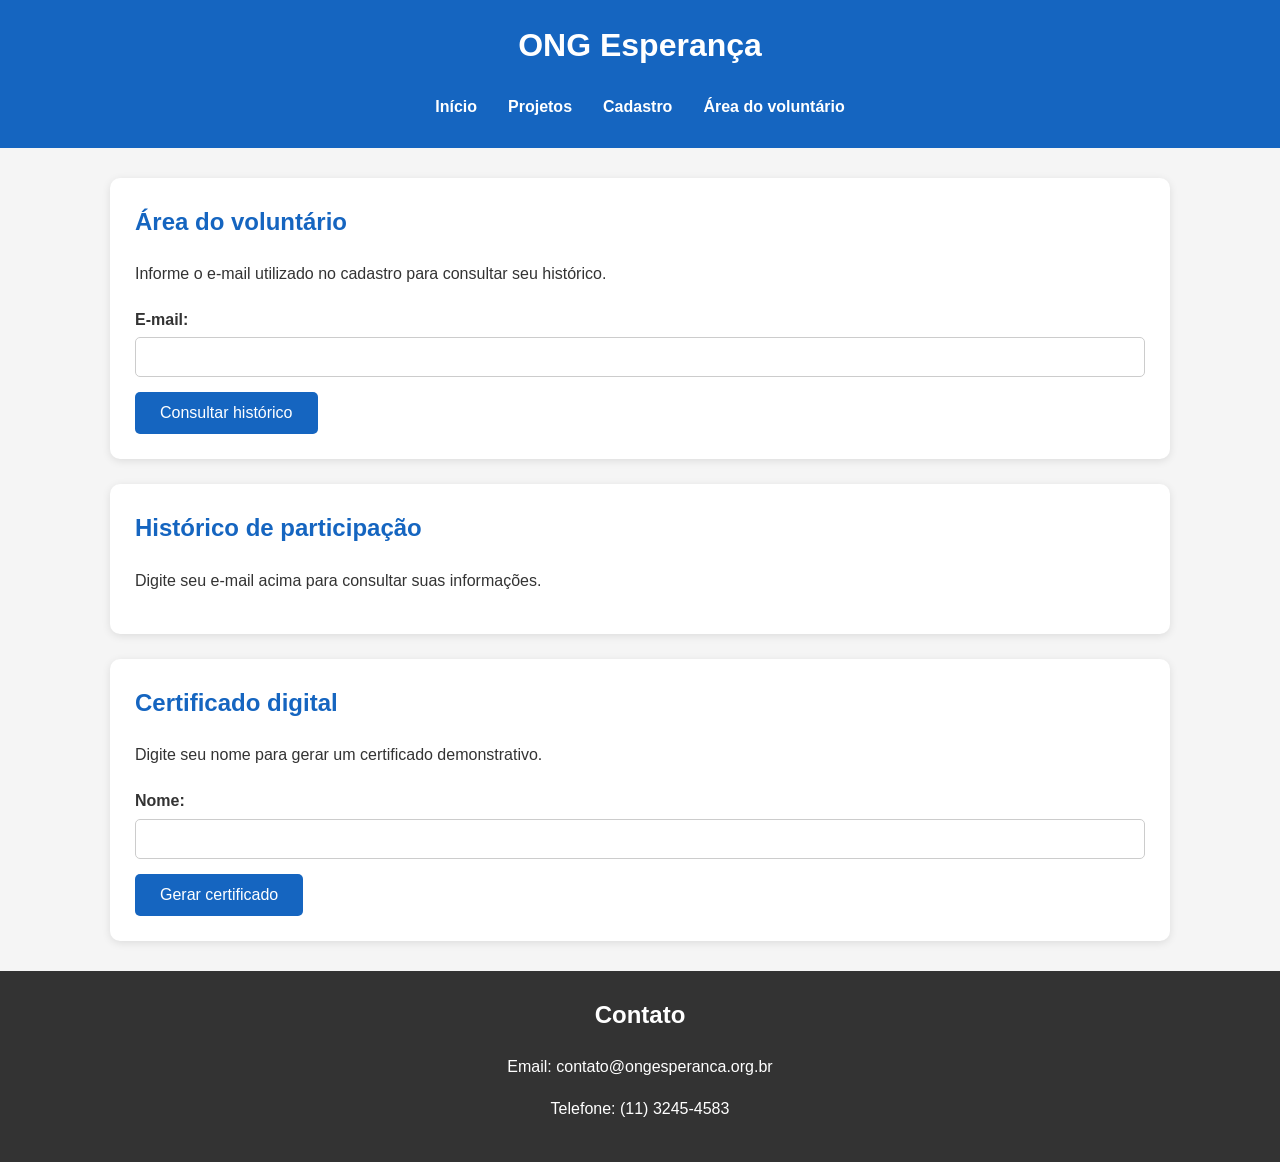
<file: voluntario.html>
<!DOCTYPE html>
<html lang="pt-BR">
    <head>
        <meta charset="UTF-8">
        <meta name="viewport" content="width=device-width, initial-scale=1.0">

        <meta
            name="description"
            content="Área do voluntário da ONG Esperança."
        >

        <title>Área do Voluntário - ONG Esperança</title>

        <link rel="stylesheet" href="css/style.css">
    </head>

    <body>

        <a class="skip-link" href="#conteudo">
            Pular para o conteúdo
        </a>

        <header>

            <h1>ONG Esperança</h1>

            <nav aria-label="Navegação principal">
                <a href="index.html">Início</a>
                <a href="projetos.html">Projetos</a>
                <a href="cadastro.html">Cadastro</a>
                <a href="voluntario.html">Área do voluntário</a>
            </nav>

        </header>

        <main id="conteudo">

            <section>

                <h2>Área do voluntário</h2>

                <p>
                    Informe o e-mail utilizado no cadastro para
                    consultar seu histórico.
                </p>

                <form id="historicoForm">

                    <label for="emailHistorico">
                        E-mail:
                    </label>

                    <input
                        type="email"
                        id="emailHistorico"
                        required
                    >

                    <button type="submit">
                        Consultar histórico
                    </button>

                </form>

            </section>

            <section id="resultadoHistorico">

                <h2>Histórico de participação</h2>

                <p>
                    Digite seu e-mail acima para consultar suas informações.
                </p>

            </section>

            <section>

                <h2>Certificado digital</h2>

                <p>
                    Digite seu nome para gerar um certificado demonstrativo.
                </p>

                <form id="certificadoForm">

                    <label for="nomeCertificado">
                        Nome:
                    </label>

                    <input
                        type="text"
                        id="nomeCertificado"
                        required
                    >

                    <button type="submit">
                        Gerar certificado
                    </button>

                </form>

                <div
                    id="certificado"
                    class="certificado"
                    aria-live="polite"
                ></div>

            </section>

        </main>

        <footer>

            <h2>Contato</h2>

            <address>
                <p>Email: contato@ongesperanca.org.br</p>
                <p>Telefone: (11) 3245-4583</p>
            </address>

        </footer>

        <script src="./script.js"></script>

    </body>
</html>
</file>
<file: css/style.css>
* {
    box-sizing: border-box;
}

html {
    scroll-behavior: smooth;
}

body {
    margin: 0;
    font-family: Arial, sans-serif;
    background-color: #f5f5f5;
    color: #333;
    line-height: 1.6;
}

.skip-link {
    position: absolute;
    left: -9999px;
    top: 10px;
    background-color: white;
    color: #1565c0;
    padding: 10px 15px;
    font-weight: bold;
    z-index: 1000;
}

.skip-link:focus {
    left: 10px;
}

header {
    background-color: #1565c0;
    color: white;
    padding: 20px;
    text-align: center;
}

header h1 {
    margin: 0 0 15px;
}

nav {
    display: flex;
    justify-content: center;
    align-items: center;
    flex-wrap: wrap;
    gap: 15px;
}

nav a {
    color: white;
    text-decoration: none;
    font-weight: bold;
    padding: 8px;
}

nav a:hover,
nav a:focus {
    text-decoration: underline;
}

main {
    max-width: 1100px;
    margin: 30px auto;
    padding: 0 20px;
}

section {
    background-color: white;
    padding: 25px;
    margin-bottom: 25px;
    border-radius: 10px;
    box-shadow: 0 2px 8px rgba(0, 0, 0, 0.1);
}

h2 {
    color: #1565c0;
    margin-top: 0;
}

h3 {
    color: #1976d2;
}

p {
    line-height: 1.6;
}

img {
    display: block;
    max-width: 100%;
    height: auto;
    border-radius: 8px;
    margin-top: 15px;
}

figure {
    margin: 20px 0;
}

figcaption {
    text-align: center;
    font-weight: bold;
    margin-top: 8px;
}

ul,
ol {
    line-height: 1.8;
}

main a {
    color: #1565c0;
    font-weight: bold;
}

.indicadores {
    display: grid;
    grid-template-columns: repeat(4, 1fr);
    gap: 15px;
}

.indicador {
    border: 1px solid #ddd;
    border-radius: 8px;
    padding: 20px;
    text-align: center;
}

.indicador strong {
    display: block;
    color: #1565c0;
    font-size: 30px;
}

.indicador span {
    display: block;
    margin-top: 5px;
}

.galeria {
    display: grid;
    grid-template-columns: repeat(2, 1fr);
    gap: 20px;
}

.galeria figure {
    margin: 0;
}

.galeria img {
    width: 100%;
    height: 240px;
    object-fit: cover;
    margin-top: 0;
}

.filtros {
    display: flex;
    flex-wrap: wrap;
    gap: 10px;
}

.filtro {
    background-color: #e3e3e3;
    color: #333;
    border: 1px solid #ccc;
    padding: 10px 16px;
    border-radius: 5px;
    cursor: pointer;
    font-size: 16px;
}

.filtro:hover,
.filtro:focus,
.filtro.ativo {
    background-color: #1565c0;
    color: white;
}

.projeto-card {
    border: 1px solid #ddd;
}

.projeto-card.oculto {
    display: none;
}

.oportunidade,
.noticia {
    border: 1px solid #ddd;
    border-radius: 8px;
    padding: 20px;
    margin-bottom: 15px;
}

.documentos {
    display: flex;
    flex-wrap: wrap;
    gap: 10px;
}

.botao {
    display: inline-block;
    background-color: #1565c0;
    color: white !important;
    text-decoration: none;
    border: none;
    padding: 10px 16px;
    border-radius: 5px;
    cursor: pointer;
    font-weight: bold;
}

.botao:hover,
.botao:focus {
    background-color: #0d47a1;
}

form {
    margin-top: 20px;
}

fieldset {
    border: 1px solid #ccc;
    border-radius: 8px;
    padding: 20px;
    margin-bottom: 20px;
}

legend {
    color: #1565c0;
    font-weight: bold;
    padding: 0 8px;
}

label {
    display: block;
    margin-bottom: 5px;
    font-weight: bold;
}

input,
select,
textarea {
    width: 100%;
    padding: 10px;
    margin-bottom: 15px;
    border: 1px solid #ccc;
    border-radius: 5px;
    font-family: Arial, sans-serif;
    font-size: 16px;
}

input:focus,
select:focus,
textarea:focus {
    outline: 2px solid #1565c0;
    border-color: #1565c0;
}

textarea {
    resize: vertical;
}

button {
    background-color: #1565c0;
    color: white;
    border: none;
    padding: 12px 25px;
    border-radius: 5px;
    cursor: pointer;
    font-size: 16px;
}

button:hover,
button:focus {
    background-color: #0d47a1;
}

progress {
    width: 100%;
    height: 25px;
}

.compartilhar {
    display: flex;
    flex-wrap: wrap;
    gap: 10px;
}

.mensagem {
    margin-top: 15px;
    font-weight: bold;
    color: #1565c0;
}

.certificado {
    display: none;
    margin-top: 20px;
    padding: 25px;
    border: 2px solid #1565c0;
    border-radius: 8px;
    text-align: center;
    background-color: #f9fbff;
}

.aviso {
    font-size: 14px;
    color: #666;
}

.admin-item {
    border: 1px solid #ddd;
    padding: 15px;
    border-radius: 8px;
    margin-bottom: 15px;
}

.admin-acoes {
    display: flex;
    flex-wrap: wrap;
    gap: 10px;
    margin-top: 10px;
}

.status {
    display: inline-block;
    padding: 5px 10px;
    border-radius: 5px;
    font-weight: bold;
}

.status-pendente {
    background-color: #fff3cd;
}

.status-aprovado {
    background-color: #d1e7dd;
}

.status-rejeitado {
    background-color: #f8d7da;
}

footer {
    background-color: #333;
    color: white;
    text-align: center;
    padding: 25px;
}

footer h2 {
    color: white;
}

footer address {
    font-style: normal;
}

footer a {
    color: white;
}

@media (max-width: 900px) {

    .indicadores {
        grid-template-columns: repeat(2, 1fr);
    }

}

@media (max-width: 700px) {

    .galeria {
        grid-template-columns: 1fr;
    }

}

@media (max-width: 600px) {

    main {
        margin-top: 15px;
        padding: 0 10px;
    }

    section {
        padding: 15px;
    }

    nav {
        flex-direction: column;
        gap: 5px;
    }

    .indicadores {
        grid-template-columns: 1fr;
    }

    .documentos,
    .compartilhar,
    .filtros,
    .admin-acoes {
        flex-direction: column;
    }

    button,
    .botao,
    .filtro {
        width: 100%;
        text-align: center;
    }

}
</file>
